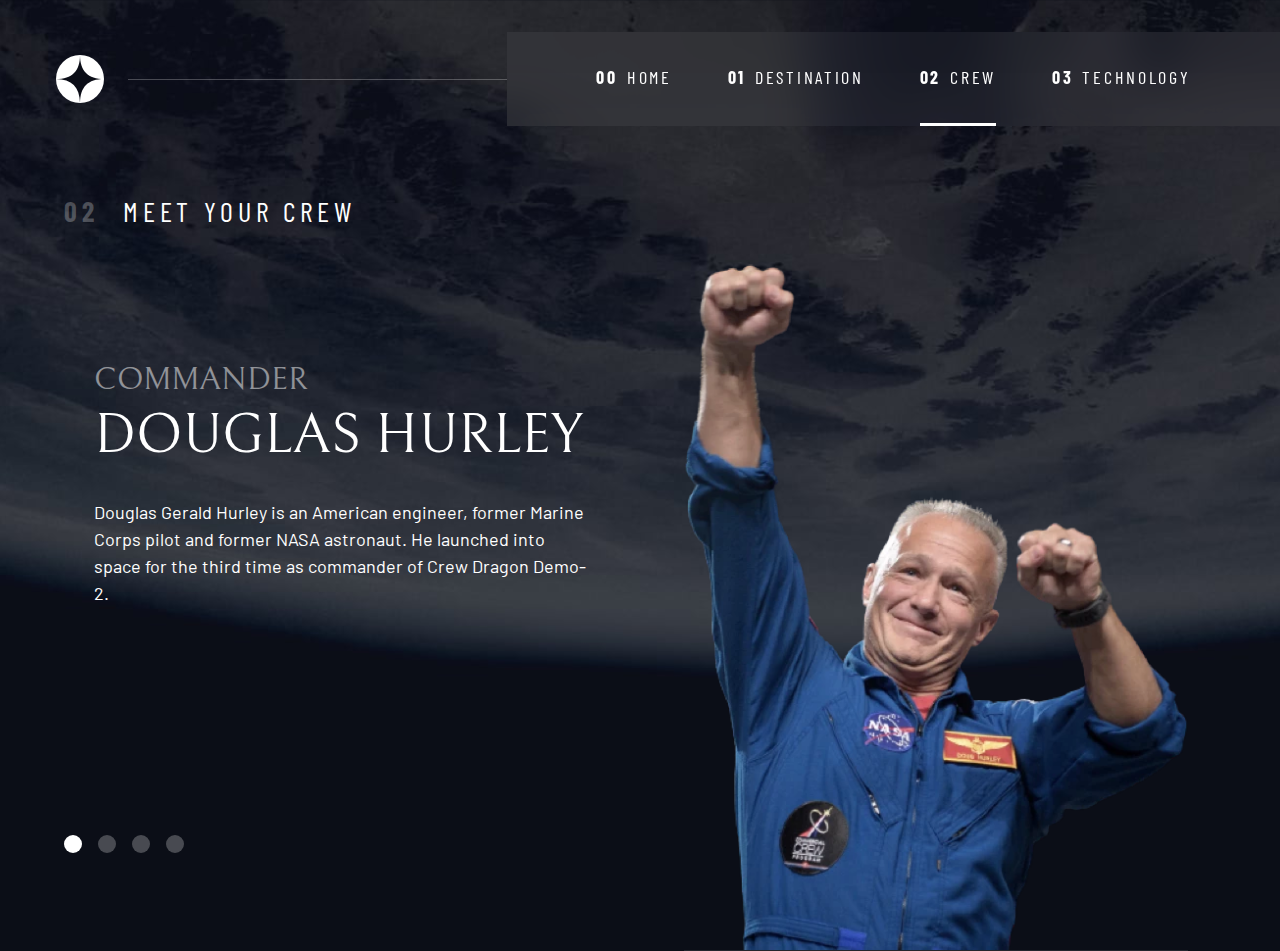
<file: crew.html>
<!DOCTYPE html>
<html lang="en">
    <head>
        <meta charset="UTF-8">
        <meta name="viewport" content="width=device-width, initial-scale=1.0">

        <link rel="icon" type="image/png" sizes="32x32" href="./assets/favicon-32x32.png">
        
        <!-- Google fonts -->
        <link rel="preconnect" href="https://fonts.googleapis.com">
        <link rel="preconnect" href="https://fonts.gstatic.com" crossorigin>
        <link href="https://fonts.googleapis.com/css2?family=Barlow+Condensed:wght@400;700&family=Bellefair&family=Barlow:wght@400;700&display=swap"
            rel="stylesheet">
            
        <!-- Our custom CSS -->
        <link rel="stylesheet" href="index.css">
        <script src="https://code.jquery.com/jquery-3.6.0.min.js" integrity="sha256-/xUj+3OJU5yExlq6GSYGSHk7tPXikynS7ogEvDej/m4=" crossorigin="anonymous"></script>
        <script src="index.js" defer></script>
        
        <title>Space tourism website</title>
    </head>

    <body class="crew">
        <a class="skip-to-content" href="#main">Skip to content</a>
        <header class="primary-header flex">
            <div>
                <img src="./assets/shared/logo.svg" alt="space tourism logo" class="logo">
            </div>
            <button class="mobile-nav-toggle" aria-controls="primary-navigation"><span class="sr-only" aria-expanded="false">Menu</span></button>
            <nav>
                <ul id="primary-navigation" data-visible="false" class="primary-navigation underline-indicators flex">
                    <li><a class="ff-sans-cond uppercase text-white letter-spacing-2" href="index.html"><span aria-hidden="true">00</span>Home</a>
                    <li><a class="ff-sans-cond uppercase text-white letter-spacing-2" href="desitination.html"><span aria-hidden="true">01</span>Destination</a>
                    <li class="active"><a class="ff-sans-cond uppercase text-white letter-spacing-2" href="crew.html"><span aria-hidden="true">02</span>Crew</a>
                    <li><a class="ff-sans-cond uppercase text-white letter-spacing-2" href="technology.html"><span aria-hidden="true">03</span>Technology</a>
                </ul>
            </nav>
        </header>
        
        <main id="main" class="grid-container grid-container--crew flow">
            <h1 class="numbered-title"><span aria-hidden="true">02</span> Meet your crew</h1>
            
            <div class="dot-indicators flex">
            </div>
            
            <article class="crew-details flow">
            </article>
            
            <picture id="img-crew">
            </picture>
        </main>
    </body>
</html>
</file>
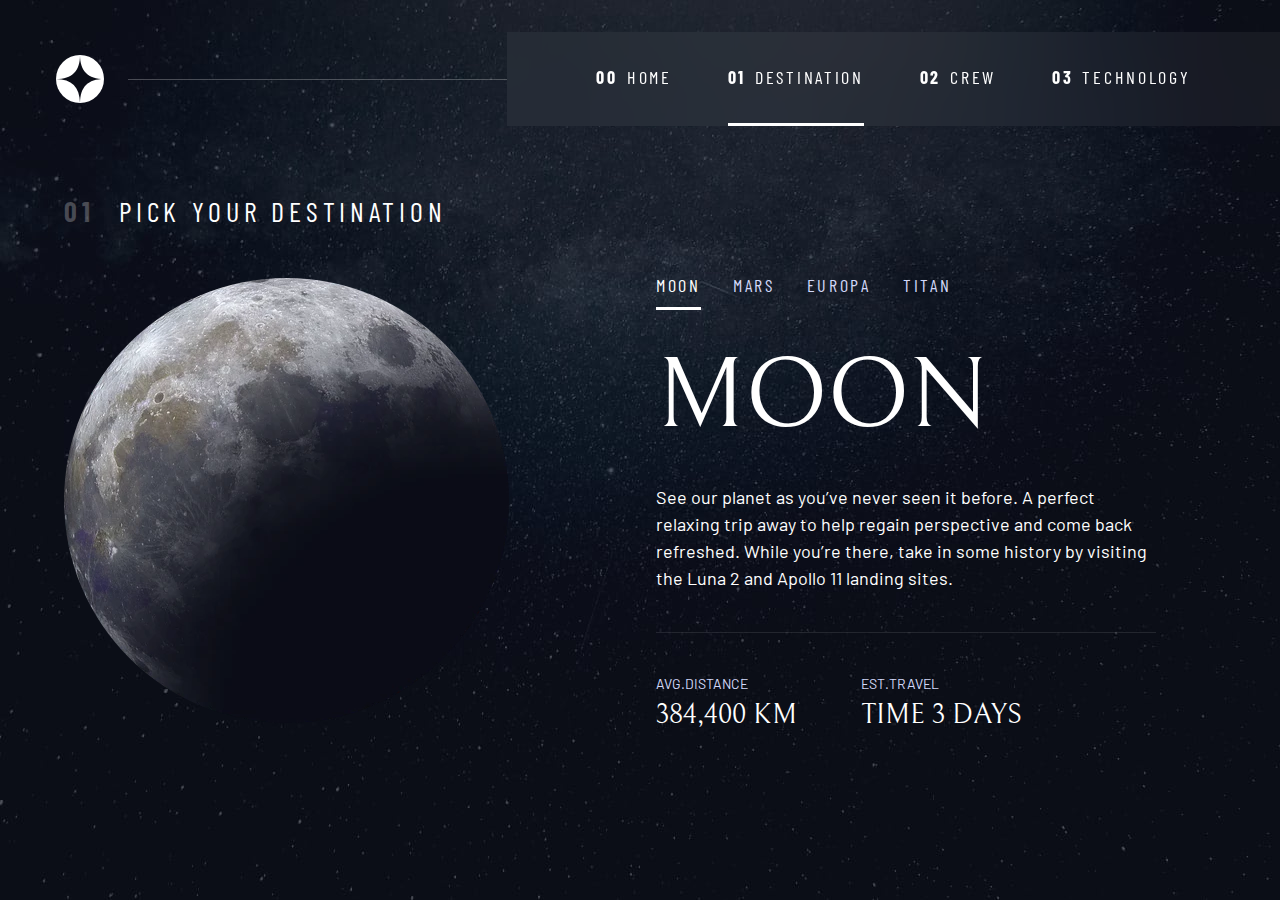
<file: desitination.html>
<!DOCTYPE html>
<html lang="en">
    <head>
        <meta charset="UTF-8">
        <meta http-equiv="X-UA-Compatible" content="IE=edge">
        <meta name="viewport" content="width=device-width, initial-scale=1.0">
        <link rel="icon" type="image/png" sizes="32x32" href="./assets/favicon-32x32.png">

        <!-- Google fonts -->
        <link rel="preconnect" href="https://fonts.googleapis.com">
        <link rel="preconnect" href="https://fonts.gstatic.com" crossorigin>
        <link href="https://fonts.googleapis.com/css2?family=Barlow+Condensed:wght@400;700&family=Bellefair&family=Barlow:wght@400;700&display=swap" rel="stylesheet">

        <!-- CSS -->
        <link rel="stylesheet" href="index.css">

        <!-- JS -->
        <script src="index.js" defer></script>
        <script src="https://code.jquery.com/jquery-3.6.0.min.js" integrity="sha256-/xUj+3OJU5yExlq6GSYGSHk7tPXikynS7ogEvDej/m4=" crossorigin="anonymous"></script>
        <title>Space tourism website</title>
    </head>
    <body class="destination">
        <a class="skip-to-content" href="#main">Skip to content</a>
        <header class="primary-header flex">
            <div>
                <img src="./assets/shared/logo.svg" alt="space tourism logo" class="logo">
            </div>
            <button class="mobile-nav-toggle" aria-controls="primary-navigation"><span class="sr-only" aria-expanded="false">Menu</span></button>
            <nav>
                <ul id="primary-navigation" data-visible="false" class="primary-navigation underline-indicators flex">
                    <li><a class="ff-sans-cond uppercase text-white letter-spacing-2" href="index.html"><span aria-hidden="true">00</span>Home</a>
                    <li class="active"><a class="ff-sans-cond uppercase text-white letter-spacing-2" href="./desitination.html"><span aria-hidden="true">01</span>Destination</a>
                    <li><a class="ff-sans-cond uppercase text-white letter-spacing-2" href="./crew.html"><span aria-hidden="true">02</span>Crew</a>
                    <li><a class="ff-sans-cond uppercase text-white letter-spacing-2" href="./technology.html"><span aria-hidden="true">03</span>Technology</a>
                </ul>
            </nav>
        </header>

        <main id="main" class="grid-container grid-container--destination flow">
            <h1 class="numbered-title"><span aria-hidden="true">01</span> Pick your destination</h1>

            <picture id="img-destination">
            </picture>
            
            <div class="tab-list underline-indicators flex" id="sub-destination">
            </div>
            
            <article class="destination-info flow" id="main-destination">
            </article>
        </main>
        
    </body>
</html>
</file>
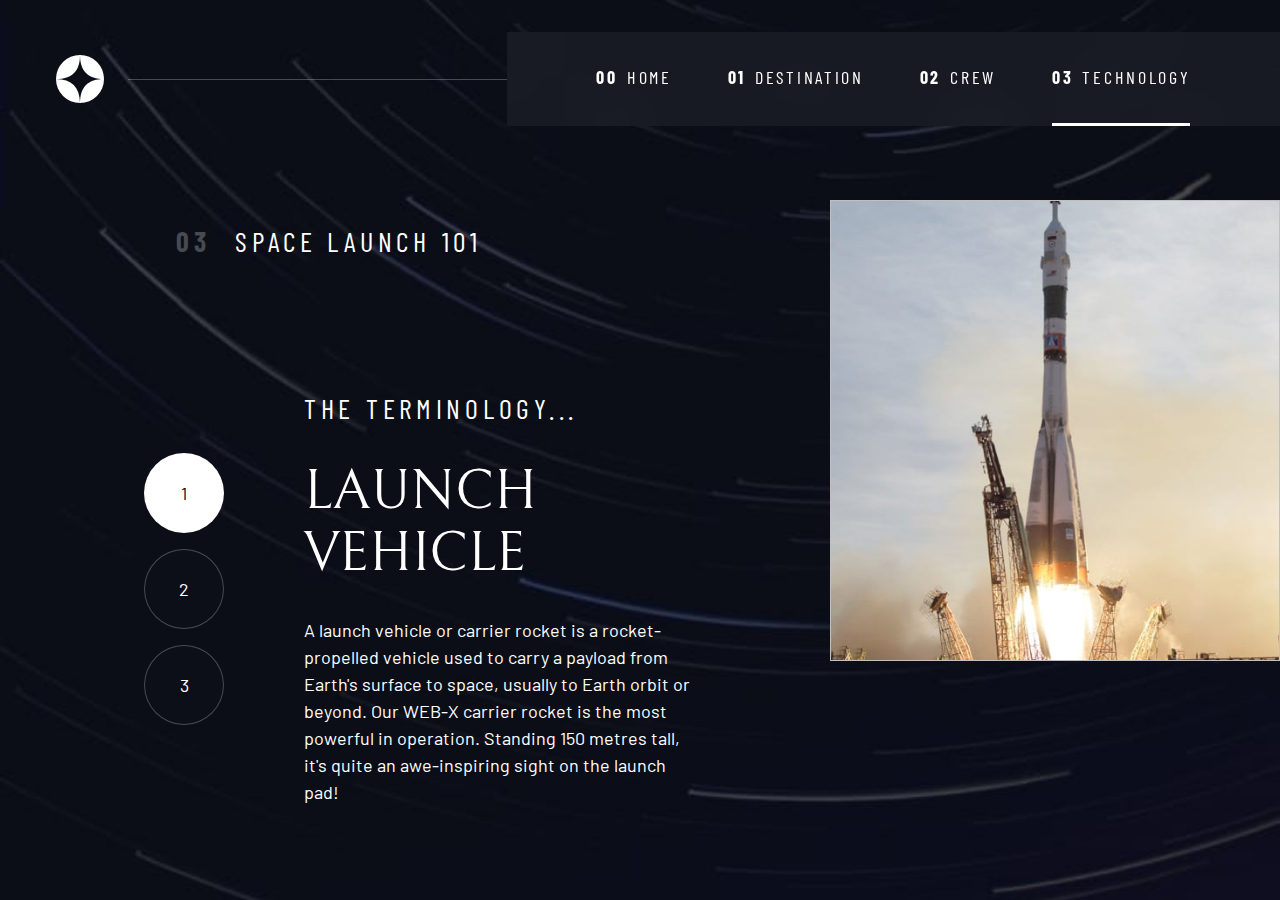
<file: technology.html>
<!DOCTYPE html>
<html lang="en">
    <head>
        <meta charset="UTF-8">
        <meta http-equiv="X-UA-Compatible" content="IE=edge">
        <meta name="viewport" content="width=device-width, initial-scale=1.0">

        <link rel="icon" type="image/png" sizes="32x32" href="./assets/favicon-32x32.png">
            
        <!-- Google fonts -->
        <link rel="preconnect" href="https://fonts.googleapis.com">
        <link rel="preconnect" href="https://fonts.gstatic.com" crossorigin>
        <link href="https://fonts.googleapis.com/css2?family=Barlow+Condensed:wght@400;700&family=Bellefair&family=Barlow:wght@400;700&display=swap"
            rel="stylesheet">
            
        <!-- Our custom CSS -->
        <link rel="stylesheet" href="index.css">
        <script src="https://code.jquery.com/jquery-3.6.0.min.js" integrity="sha256-/xUj+3OJU5yExlq6GSYGSHk7tPXikynS7ogEvDej/m4=" crossorigin="anonymous"></script>
        <script src="index.js" defer></script>
        
        <title>Space tourism website</title>
    </head>
    <body class="technology">
        <a class="skip-to-content" href="#main">Skip to content</a>
        <header class="primary-header flex">
            <div>
                <img src="./assets/shared/logo.svg" alt="space tourism logo" class="logo">
            </div>
            <button class="mobile-nav-toggle" aria-controls="primary-navigation"><span class="sr-only" aria-expanded="false">Menu</span></button>
            <nav>
                <ul id="primary-navigation" data-visible="false" class="primary-navigation underline-indicators flex">
                    <li><a class="ff-sans-cond uppercase text-white letter-spacing-2" href="index.html"><span aria-hidden="true">00</span>Home</a>
                    <li><a class="ff-sans-cond uppercase text-white letter-spacing-2" href="desitination.html"><span aria-hidden="true">01</span>Destination</a>
                    <li><a class="ff-sans-cond uppercase text-white letter-spacing-2" href="crew.html"><span aria-hidden="true">02</span>Crew</a>
                    <li class="active"><a class="ff-sans-cond uppercase text-white letter-spacing-2" href="technology.html"><span aria-hidden="true">03</span>Technology</a>
                </ul>
            </nav>
        </header>

        <main id="main" class="grid-container grid-container--technology flow">
            <h1 class="numbered-title"><span aria-hidden="true">03</span> Space launch 101</h1>

            <div id="img-tech">
                <!-- <img class="img-asu" alt="" style="background: url('./assets/technology/image-launch-vehicle-portrait.jpg') no-repeat; background-size: contain;"> -->
            </div>

            <div class="numbered-indicators flex margin-top-200">
                <!-- <div aria-selected="true" class="text-dark">1</div>
                <div aria-selected="false">2</div>
                <div aria-selected="false">3</div> -->
            </div>

            <article class="tech-details flow">
                <!-- <h1 class="numbered-title">The terminology...</h1>

                <h2 class="fs-700 uppercase ff-serif">Launch vehicle</h2>

                <p>
                    A launch vehicle or carrier rocket is a rocket-propelled vehicle used to carry a payload from Earth's surface to space, usually to Earth orbit or beyond. Our WEB-X carrier rocket is the most powerful in operation. Standing 150 metres tall, it's quite an awe-inspiring sight on the launch pad!
                </p> -->
            </article>

        </main>
    </body>
</html>
</file>
<file: index.css>
/* ------------------------- */
/* Custom properties         */
/* ------------------------- */

:root {
    /* colors */
    --clr-dark: 230 35% 7%;
    --clr-light: 231 77% 90%;
    --clr-white: 0 0% 100%;
    --clr-danger : 359 98% 52%;

    /* font-size */
    --fs-900: clamp(5rem, 8vw + 1rem, 9.375rem);
    --fs-800: 3.5rem;
    --fs-700: 1.5rem;
    --fs-600: 1rem;
    --fs-500: 1rem;
    --fs-400: 0.9375rem;
    --fs-300: 1rem;
    --fs-200: 0.875rem;

    /* font-families */
    --ff-serif: "Bellefair", serif;
    --ff-sans-cond: "Barlow Condensed", sans-serif;
    --ff-sans-normal: "Barlow", sans-serif;
}

@media (min-width: 35em) {
    :root {
        /* font-size */
        --fs-800: 5rem;
        --fs-700: 2.5rem;
        --fs-600: 1.5rem;
        --fs-500: 1.25rem;
        --fs-400: 1rem;
    }
}

@media (min-width: 45em) {
    :root {
        /* font-size */
        --fs-800: 6.25rem;
        --fs-700: 3.5rem;
        --fs-600: 2rem;
        --fs-500: 1.75rem;
        --fs-400: 1.125rem;
    }
}

/* ------------------------- */
/* Reset CSS                 */
/* ------------------------- */

/* Box Sizing */

*,
*::before,
*::after {
    box-sizing: border-box;
}

/* Reset Margin */

body,
h1,
h2,
h3,
h4,
h5,
p,
figure,
picture {
    margin: 0;
}

h1,
h2,
h3,
h4,
h5,
h6,
p {
    font-weight: 400;
}

/* Set up the body */
body {
    font-family: var(--ff-sans-normal);
    font-size: var(--fs-400);
    line-height: 1.5;
    min-height: 100vh;
    color: hsl( var(--clr-white) );
    background-color: hsl( var(--clr-dark) );
    display: grid;
    grid-template-rows: min-content 1fr;
    overflow-x: hidden;
}

/* make images easier to work with */
img,
picture {
    max-width: 100%;
    display: block;
    outline: none;
}

/* make form elements easier to work with */
input,
button,
textarea,
select {
    font: inherit;
}

/* remove animations for people who've turned them off */
@media (prefers-reduced-motion: reduce) {  
  *,
  *::before,
  *::after {
    animation-duration: 0.01ms !important;
    animation-iteration-count: 1 !important;
    transition-duration: 0.01ms !important;
    scroll-behavior: auto !important;
  }
}

/* ------------------- */
/* Utility starts      */
/* ------------------- */

.flex {
    display: flex;
    gap: var(--gap, 1rem);
}

.grid {
    display: grid;
    gap: var(--gap, 1rem);
}

.d-block {
    display: block;
}

.flow > *:where(:not(:first-child)) {
    margin-top: var(--flow-space, 1rem);
}

.flow-space--small {
    --flow-space: .5rem;
}

.container  {
    padding-inline: 2em;
    margin-inline: auto;
    max-width: 80rem;
}


/* --------------------- */
/* Utility end          */
/* ------------------- */

.sr-only {
  position: absolute;
  width: 1px;
  height: 1px;
  padding: 0;
  margin: -1px;
  overflow: hidden;
  clip: rect(0, 0, 0, 0);
  white-space: nowrap; /* added line */
  border: 0;
}

.skip-to-content {
    position: absolute;
    z-index: 9999;
    background: hsl( var(--clr-white) );
    color: hsl( var(--clr-dark) );
    padding: .5em 1em;
    margin-inline: auto;
    transform: translateY(-100%);
    transition: transform 250ms ease-in;
}

.skip-to-content:focus {
    transform: translateY(0);
}


/* Colors */
.bg-dark { background-color: hsl( var(--clr-dark) );}
.bg-accent { background-color: hsl( var(--clr-light) );}
.bg-white { background-color: hsl( var(--clr-white) );}
.bg-danger { background-color: hsl( var(--clr-danger) );}

.text-dark { color: hsl( var(--clr-dark) );}
.text-accent { color: hsl( var(--clr-light) );}
.text-white { color: hsl( var(--clr-white) );}

/* typography */

.ff-serif { font-family: var(--ff-serif); } 
.ff-sans-cond { font-family: var(--ff-sans-cond); } 
.ff-sans-normal { font-family: var(--ff-sans-normal); } 

.letter-spacing-1 { letter-spacing: 4.75px; } 
.letter-spacing-2 { letter-spacing: 2.7px; } 
.letter-spacing-3 { letter-spacing: 2.35px; } 

.uppercase { text-transform: uppercase; }

.fs-900 { font-size: var(--fs-900); }
.fs-800 { font-size: var(--fs-800); }
.fs-700 { font-size: var(--fs-700); }
.fs-600 { font-size: var(--fs-600); }
.fs-500 { font-size: var(--fs-500); }
.fs-400 { font-size: var(--fs-400); }
.fs-300 { font-size: var(--fs-300); }
.fs-200 { font-size: var(--fs-200); }


.fs-900,
.fs-800,
.fs-700,
.fs-600 {
    line-height: 1.1;
}


.numbered-title {
    font-family: var(--ff-sans-cond);
    font-size: var(--fs-500);
    text-transform: uppercase;
    letter-spacing: 4.72px;
}

.numbered-title span {
    margin-right: .5em;
    font-weight: 700;
    color: hsl(var(--clr-white)/.25);
}

/* ------------------- */
/* Compontents         */
/* ------------------- */

.large-button {
    font-size: 2rem;
    display: inline-grid;
    place-items: center;
    padding: 0 2em;
    border-radius: 50%;
    aspect-ratio: 1;
    text-decoration: none;
    position: relative;
    z-index: 1;
}

.large-button::after  {
    content: '';
    position: absolute;
    background: hsl(var(--clr-white) / .15);
    width: 100%;
    height: 100%;
    border-radius: 50%;
    z-index: -1;
    opacity: 0;
    transition: opacity 500ms linear, transform 750ms ease-in-out;
}

.large-button:hover::after, 
.large-button:focus::after {
    opacity: 1;
    transform: scale(1.5);
}
/* primary header */

.logo  {
    margin: 1.5rem clamp(1.5rem , 5vw, 3.5rem);
}

.primary-header {
    justify-content: space-between;
    align-items: center;
}

.primary-navigation {
    --gap: clamp(1.5rem, 5vw, 3.5rem);
    --underline-gap : 2rem;
    list-style: none;
    padding: 0;
    margin: 0;
    background: hsl( var(--clr-dark) / 0.95);
    /* backdrop-filter: blur(1.5rem); */
}

.primary-navigation a {
    text-decoration: none;
}

.primary-navigation a > span {
    font-weight: 700;
    margin-right: .5em;
}

@supports (backdrop-filter: blur(1rem)) {
    .primary-navigation  {
        background: hsl( var(--clr-white) / 0.05);
        backdrop-filter: blur(1.5rem);
    }
}

.mobile-nav-toggle {
    display: none;
}

@media (max-width: 35rem) {
    .primary-navigation {
        --underline-gap : .5rem;
        list-style: none;
        padding: min(20rem, 15vh) 2rem;
        margin: 0;
        flex-direction: column;
        position: fixed;
        z-index: 1000;
        inset: 0 0 0 30%;
        transform: translateX(100%);
        transition: transform 500ms ease-in-out;
    }

    .primary-navigation[data-visible="true"] {
        transform: translateX(0);
    }

    .mobile-nav-toggle {
        display: block;
        position: absolute;
        z-index: 2000;
        right: 1rem;
        top: 2rem;
        background: transparent;
        background-image: url(./assets/shared/icon-hamburger.svg);
        background-repeat: no-repeat;
        background-position: center;
        width: 1.5rem;
        aspect-ratio: 1;
        border: 0;
    }

    .mobile-nav-toggle[aria-expended="true"] {
        background-image: url(./assets/shared/icon-close.svg);
    }

    .mobile-nav-toggle:focus-visible {
        outline: 5px solid red;
        outline-offset: 5px;
    }

}

@media (min-width: 35em) {
    .primary-navigation {
        padding-inline: clamp(3rem , 7vw, 7rem);
    }
}

@media (min-width: 35em ) and (max-width: 44.999em) {
    .primary-navigation a > span {
        display: none;
    }
}

@media (min-width:45em) {
    .primary-header::after {
        content: '';
        display: block;
        position: relative;
        height: 1px;
        background: hsl(var(--clr-white) / .25);
        width: 100%;
        margin-right: -2.5rem;
        order: 1;
    }

    nav {
        order: 2;
    }

    .primary-navigation {
        margin-block: 2rem;
    }
}

.underline-indicators > * {
    cursor: pointer;
    padding: var(--underline-gap, .5rem) 0;
    border: 0;
    border-bottom: .2rem solid hsl(var(--clr-white) /0 );
    background-color: transparent;
}

.underline-indicators > *:focus {
    border-color: hsl( var(--clr-white) / .5);
}

@media (hover: hover) {
    .underline-indicators > *:hover{
        border-color: hsl( var(--clr-white) / .5);
    }
}

@media (min-width: 35rem) {
    .underline-indicators > .active,
    .underline-indicators > [aria-selected="true"] {
        color: hsl( var(--clr-white) / 1);
        border-color: hsl( var(--clr-white) / 1); 
    }
}

.tab-list {
    --gap: 2rem;
}

.dot-indicators > *{
    cursor: pointer;
    border: 0;
    border-radius: 50%;
    aspect-ratio: 1;
    padding: .5em;
    background-color: hsl( var(--clr-white) / .25);
}

.dot-indicators > *:hover,
.dot-indicators > *:focus { 
    background-color: hsl( var(--clr-white) / .5);
}

.dot-indicators > [aria-selected="true"]{
    background-color: hsl( var(--clr-white) / 1);
}

.numbered-indicators > * {
    display: grid;
    place-items: center;
    cursor: pointer;
    border: 1px solid hsl( var(--clr-white) /.25);
    border-radius: 50%;
    width: 50px;
    height: 50px;
    background-color: hsl( var(--clr-dark));
}

.numbered-indicators > *:hover,
.numbered-indicators > *:focus { 
    border: 1px solid hsl( var(--clr-white) /.5);
}

.numbered-indicators > [aria-selected="true"]{
    background-color: hsl( var(--clr-white) / 1);
}

/* ----------------------------- */
/* Page specific background      */
/* ----------------------------- */


body {
    background-size: cover;
    background-position: bottom center;
}


/* Home */
.home {
    background-image: url(./assets/home/background-home-mobile.jpg);
}

@media (min-width: 35em) {
    .home{
        background-position: center center;
        background-image: url(./assets/home/background-home-tablet.jpg);
    }
}

@media (min-width: 45em ) {
    .home{ 
        background-image: url(./assets/home/background-home-desktop.jpg);
    }
}
/* Home end */

/* destination */
.destination {
    background-image: url(./assets/destination/background-destination-mobile.jpg);
}

@media (min-width: 35em) {
    .destination{
        background-position: center center;
        background-image: url(./assets/destination/background-destination-tablet.jpg);
    }
}

@media (min-width: 45em ) {
    .destination{ 
        background-image: url(./assets/destination/background-destination-desktop.jpg);
    }
}
/* destination end */

/* Crew */
.crew {
    background-image: url(./assets/crew/background-crew-mobile.jpg);
}

@media (min-width: 35em) {
    .crew{
        background-position: center center;
        background-image: url(./assets/crew/background-crew-tablet.jpg);
    }
}

@media (min-width: 45em ) {
    .crew{ 
        background-image: url(./assets/crew/background-crew-desktop.jpg);
    }
}
/* Crew end */

/* Technology */
.technology {
    background-image: url(./assets/technology/background-technology-mobile.jpg);
}

@media (min-width: 35em) {
    .technology{
        background-position: center center;
        background-image: url(./assets/technology/background-technology-tablet.jpg);
    }
}

@media (min-width: 45em ) {
    .technology{ 
        background-image: url(./assets/technology/background-technology-desktop .jpg);
    }
}
/* Technology end */



/* ------------------ */
/* Layout start      */
/* ---------------- */


/* 1fr means take as much as it needs and use it 
    minmax means ngasi value min brp max brp jadi ada batasan max dan min nya
*/
.grid-container {
    text-align: center;
    display: grid;
    place-items: center;
    padding-inline: 1rem;
    padding-bottom: 4rem;
}

/* ch mksdnya nglimit widthnya ke 50 character aja */
.grid-container p:not([class]) {
    max-width: 50ch;
}


.numbered-title {
    grid-area: title;
}

/* destination layout start */
.grid-container--destination {
    --flow-space: 2rem;
    grid-template-areas: 
        'title'
        'image'
        'tabs'
        'content'
    ;
}

.grid-container--destination > picture {
    grid-area: image;
    max-width: 60%;
}

.grid-container--destination > .tab-list {
    grid-area: tabs;
}

.grid-container--destination > .destination-info {
    grid-area: content;
}

.destination-meta {
    flex-direction: column;
    border-top: 1px solid hsl( var(--clr-white) / .1);
    padding-top: 2.5rem;
    margin-top: 2.5rem;
}

.destination-meta p {
    font-size: 1.75rem;
}

/* destination layout end */

/* crew layout start */
.grid-container--crew {
    --flow-space: 2rem;
    grid-template-areas: 
        'title'
        'image'
        'tabs'
        'content'
    ;
}

.grid-container--crew > picture {
    grid-area: image;
    max-width: 60%;
    border-bottom: 1px solid hsl( var(--clr-white) / .1);
}

.grid-container--crew > .dot-indicators {
    grid-area: tabs;
}

.grid-container--crew > .crew-details {
    grid-area: content;
}

.crew-details h2 {
    opacity: .5;
}
/* crew layout end */


/* technology layout start */
.grid-container--technology {
    --flow-space : 2rem;
    grid-template-areas: 
        'title'
        'image'
        'tabs'
        'content'
    ;
}

.grid-container--technology > div {
    grid-area: image;
}

.grid-container--technology > .numbered-indicators {
    grid-area: tabs;
}

.grid-container--technology > .tech-details {
    grid-area: content;
}

.img-asu {
    position: absolute;
    right: 0;
    background: url('./assets/technology/image-launch-vehicle-landscape.jpg') no-repeat;
    background-size: contain;
    width: 100%;
    height: 23%;
}

.margin-top-200 {
    margin-top: 50vw;
}


/* technology layout end */


@media (min-width:35em) {
    .numbered-title {
        justify-self: start;
        margin-top: 2rem;
    }

    .destination-meta {
        flex-direction: row;
        justify-content: space-evenly;
    }

    .grid-container--crew {
        padding-bottom: 0;
        grid-template-areas: 
            'title'
            'content'
            'tabs'
            'image'
            ;
    }


}

@media (min-width: 45em) {
    
    .grid-container {
        text-align: left;
        column-gap: var(--container-gap , 2rem);
        grid-template-columns: minmax(1rem, 1fr) repeat(2, minmax(0, 40rem)) minmax(1rem, 1fr); 
    }

    .grid-container--home {
        padding-bottom: max(6rem , 20vh);
        align-items: end;
    }

    .grid-container--home > *:first-child {
        grid-column: 2;
    }

    .grid-container--home > *:last-child {
        grid-column: 3;
    }

    .grid-container--destination {
        justify-items: start;
        align-content: start;
        grid-template-areas: 
            '. title title .'
            '. image tabs .'
            '. image content .'
        ;
    }

    .grid-container--destination > picture,
    .grid-container--crew > picture {
        max-width: 90%;
    }

    .destination-meta {
        --gap : min(5vw, 6rem);
        justify-content: start;
    }

    .grid-container--crew {
        grid-template-areas: 
            '. title title  .'
            '. content image .'
            '. tabs image .'
        ;
    }

    .grid-container--crew > .dot-indicators {
        justify-self: start;
    }
    .grid-container--crew > picture {
        align-self: end;
    }

    .grid-container--technology {
        grid-template-areas: 
            'title title title'
            'tabs content image'
        ;
        margin-left: 160px;
    }
    
    .numbered-indicators {
        margin-top: 0;
        flex-direction: column;
        margin-bottom: -50px;
    }

    .numbered-indicators > * {
        width: 80px;
        height: 80px;
    }

    .img-asu {
        position: absolute;
        width: 450px;
        height: 461px;
        top: 200px;
        z-index: -1;
    }

    .tech-details {
        margin-left: 80px;
    }
    


}

/* ---------------- */
/* Layout end      */
/* -------------- */

.balance  {
    padding-left: 10px;
}
</file>
